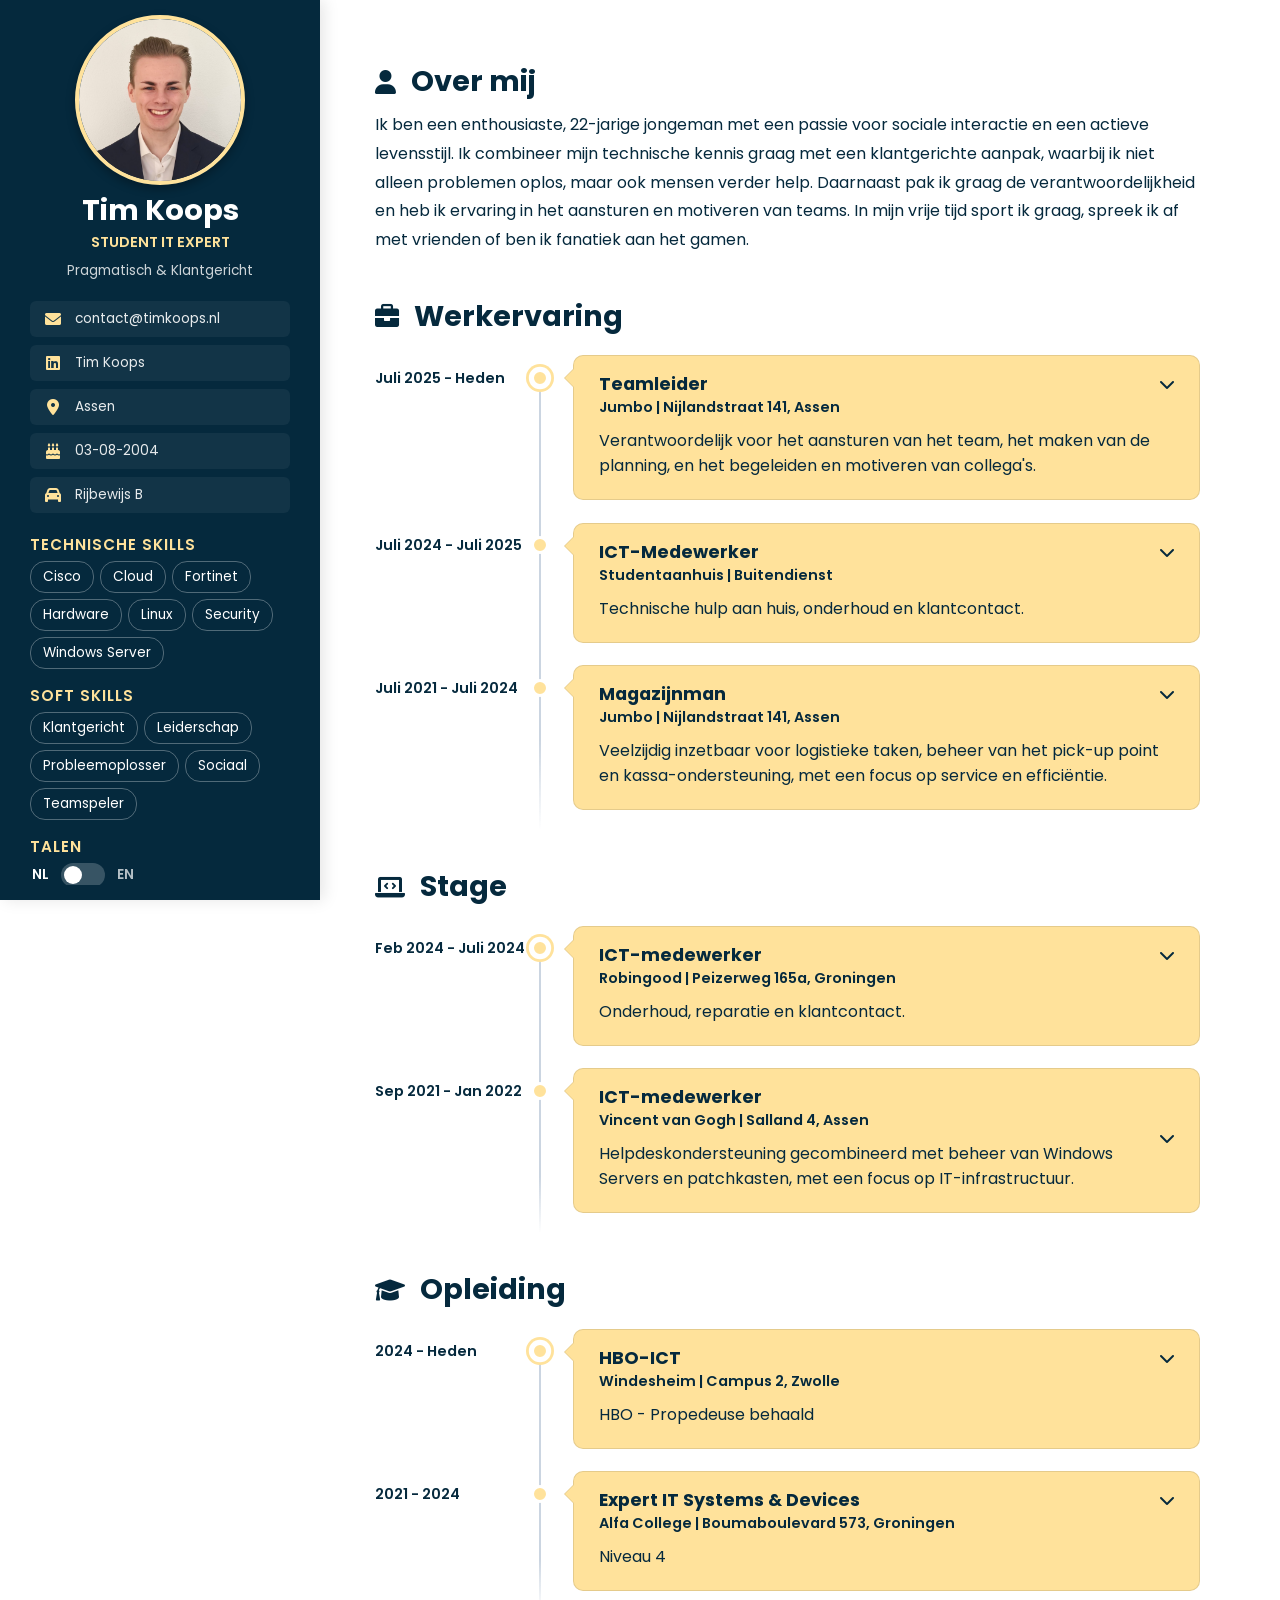
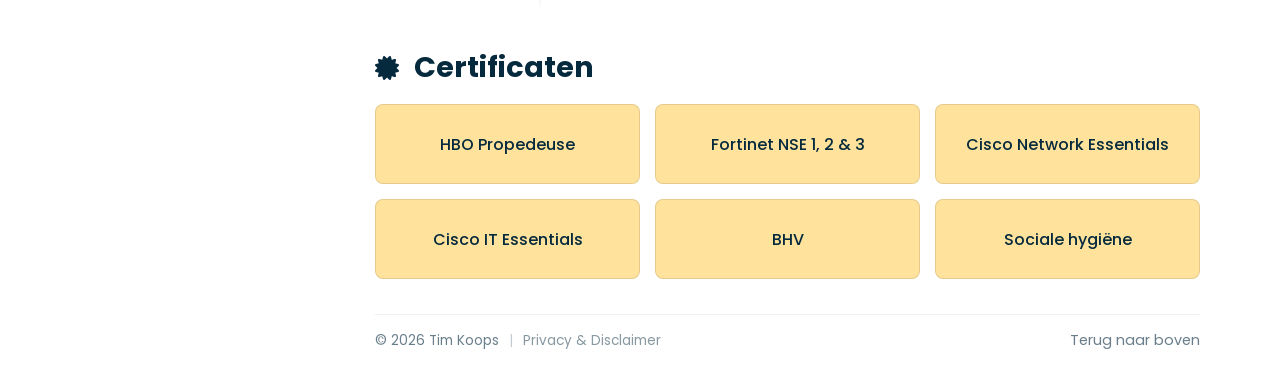
<file: index.html>
<!DOCTYPE html>
<html lang="nl">
<head>
    <meta charset="UTF-8">
    <meta name="viewport" content="width=device-width, initial-scale=1.0">
    <title>Tim Koops - Portfolio</title>
    <link rel="icon" href="data:image/svg+xml,<svg xmlns=%22http://www.w3.org/2000/svg%22 viewBox=%220 0 100 100%22><circle cx=%2250%22 cy=%2250%22 r=%2248%22 fill=%22white%22 stroke=%22%2305293d%22 stroke-width=%224%22/><text x=%2250%22 y=%2250%22 fill=%22%2305293d%22 font-family=%22sans-serif%22 font-size=%2255%22 text-anchor=%22middle%22 dy=%22.35em%22 font-weight=%22bold%22>TK</text></svg>">
    <link rel="stylesheet" href="style.css">
    <link rel="stylesheet" href="https://cdnjs.cloudflare.com/ajax/libs/font-awesome/6.0.0/css/all.min.css">
</head>
<body>

    <aside class="sidebar">
        <div class="sidebar-content">
            <div class="profile-header">
                <img src="profile.jpg" alt="Tim Koops" class="profile-img">
                
                <h1 class="profile-header-title">Tim Koops</h1>
                
                <p class="role">Student IT Expert</p>
                
                <div class="tagline">
                    <span class="lang-nl">Pragmatisch & Klantgericht</span>
                    <span class="lang-en">Pragmatic & Customer Focused</span>
                </div>
            </div>

            <div class="contact-info">
                <a href="mailto:contact@timkoops.nl" class="info-item">
                    <i class="fas fa-envelope"></i>
                    <span>contact@timkoops.nl</span>
                </a>

                <a href="https://www.linkedin.com/in/tim-koops-66b436288/" target="_blank" class="info-item">
                    <i class="fab fa-linkedin"></i>
                    <span>Tim Koops</span>
                </a>

                <a href="https://www.google.com/maps/place/Assen" target="_blank" class="info-item">
                    <i class="fas fa-map-marker-alt"></i>
                    <span>Assen</span>
                </a>

                <div class="info-item">
                    <i class="fas fa-birthday-cake"></i>
                    <span>03-08-2004</span>
                </div>

                <div class="info-item">
                    <i class="fas fa-car"></i>
                    <span class="lang-nl">Rijbewijs B</span>
                    <span class="lang-en">Driver's License B</span>
                </div>
            </div>

            <button id="sidebar-toggle" class="mobile-toggle-btn">
                Skills & Talen <i class="fas fa-chevron-down"></i>
            </button>

            <div id="sidebar-extra" class="sidebar-extra">

                <div class="skills-section">
                    <h3 class="skill-category">
                        <span class="lang-nl">Technische Skills</span>
                        <span class="lang-en">Technical Skills</span>
                    </h3>
                    <div class="skill-tags">
                        <span>Cisco</span>
                        <span>Cloud</span>
                        <span>Fortinet</span>
                        <span>Hardware</span>
                        <span>Linux</span>
                        <span>Security</span>
                        <span>Windows Server</span>
                    </div>

                    <h3 class="skill-category">Soft Skills</h3>
                    <div class="skill-tags">
                        <span>
                            <span class="lang-nl">Klantgericht</span>
                            <span class="lang-en">Customer Oriented</span>
                        </span>
                        <span>
                            <span class="lang-nl">Leiderschap</span>
                            <span class="lang-en">Leadership</span>
                        </span>
                        <span>
                            <span class="lang-nl">Probleemoplosser</span>
                            <span class="lang-en">Problem Solver</span>
                        </span>
                        <span>
                            <span class="lang-nl">Sociaal</span>
                            <span class="lang-en">Sociable</span>
                        </span>
                        <span>
                            <span class="lang-nl">Teamspeler</span>
                            <span class="lang-en">Team Player</span>
                        </span>
                    </div>
                </div>
                
                <h3 class="skill-category language-title">
                    <span class="lang-nl">Talen</span>
                    <span class="lang-en">Languages</span>
                </h3>
                <div class="language-section">
                    <span class="lang-label">NL</span>
                    <label class="switch">
                        <input type="checkbox" id="language-toggle">
                        <span class="slider round"></span>
                    </label>
                    <span class="lang-label">EN</span>
                </div>

            </div> 
        </div>
    </aside>

    <main class="main-content">
        
        <section id="intro">
            <h2 class="hidden">
                <i class="fas fa-user"></i> 
                <span class="lang-nl">Over mij</span>
                <span class="lang-en">About Me</span>
            </h2>
            
            <div class="lang-nl">
                <p class="hidden">
                    Ik ben een enthousiaste, <span id="age">21</span>-jarige jongeman met een passie voor sociale interactie en een actieve levensstijl. 
                    Ik combineer mijn technische kennis graag met een klantgerichte aanpak, waarbij ik niet alleen problemen oplos, maar ook mensen verder help. 
                    Daarnaast pak ik graag de verantwoordelijkheid en heb ik ervaring in het aansturen en motiveren van teams. 
                    In mijn vrije tijd sport ik graag, spreek ik af met vrienden of ben ik fanatiek aan het gamen.
                </p>
            </div>
            
            <div class="lang-en">
                <p class="hidden">
                    I am an enthusiastic, <span id="age-en">21</span>-year-old with a passion for social interaction and an active lifestyle. 
                    I enjoy combining my technical knowledge with a customer-focused approach, where I don't just solve problems, but truly help people. 
                    Additionally, I like taking responsibility and have experience in leading and motivating teams. 
                    In my free time, I enjoy sports, hanging out with friends, or I am an avid gamer.
                </p>
            </div>
        </section>

        <section id="experience">
            <h2 class="hidden">
                <i class="fas fa-briefcase"></i> 
                <span class="lang-nl">Werkervaring</span>
                <span class="lang-en">Experience</span>
            </h2>
            
            <div class="split-timeline hidden">
                
                <div class="timeline-row hidden">
                    <div class="timeline-time">
                        <span class="date-badge">
                            <span class="lang-nl">Juli 2025 - Heden</span>
                            <span class="lang-en">July 2025 - Present</span>
                        </span>
                    </div>
                    <div class="timeline-content">
                        <div class="job-card" onclick="toggleCard(this)">
                            <div class="job-header">
                                <h3>
                                    <span class="lang-nl">Teamleider</span>
                                    <span class="lang-en">Team Leader</span>
                                </h3>
                                <i class="fas fa-chevron-down toggle-icon"></i>
                            </div>
                            <div class="company">Jumbo | Nijlandstraat 141, Assen</div>
                            
                            <div class="lang-nl">
                                <p>Verantwoordelijk voor het aansturen van het team, het maken van de planning, en het begeleiden en motiveren van collega's.</p>
                            </div>
                            <div class="lang-en">
                                <p>Responsible for managing the team, planning, guidance, and motivation of colleagues.</p>
                            </div>
                            
                            <div class="job-details">
                                <div class="lang-nl">
                                    <p>
                                        Als Teamleider ben ik verantwoordelijk voor het <strong>aansturen van het team</strong> binnen Jumbo. 
                                        Ik zorg voor een <strong>goede planning</strong>, <strong>begeleid en motiveer collega's</strong>, en houd overzicht op de voortgang van het werk. 
                                        Tijdens de avonden ben ik het <strong>aanspreekpunt</strong> voor het team en zorg ik dat alles soepel verloopt. 
                                        Dankzij mijn <strong>leiderschap</strong>, <strong>verantwoordelijkheidsgevoel</strong> en focus op samenwerking lever ik een belangrijke bijdrage aan een goed draaiende winkel.
                                    </p>
                                </div>
                                <div class="lang-en">
                                    <p>
                                        As a Team Leader, I am responsible for <strong>managing the team</strong> within Jumbo. 
                                        I ensure <strong>efficient planning</strong>, provide <strong>guidance and motivation</strong> to colleagues, and monitor the workflow. 
                                        During evenings, I am the <strong>primary point of contact</strong> for the team and ensure operations run smoothly. 
                                        Thanks to my <strong>leadership skills</strong>, <strong>sense of responsibility</strong>, and focus on collaboration, I make a significant contribution to a well-run store.
                                    </p>
                                </div>
                            </div>
                        </div>
                    </div>
                </div>

                <div class="timeline-row hidden">
                    <div class="timeline-time">
                        <span class="date-badge">
                            <span class="lang-nl">Juli 2024 - Juli 2025</span>
                            <span class="lang-en">July 2024 - July 2025</span>
                        </span>
                    </div>
                    <div class="timeline-content">
                        <div class="job-card" onclick="toggleCard(this)">
                            <div class="job-header">
                                <h3>
                                    <span class="lang-nl">ICT-Medewerker</span>
                                    <span class="lang-en">IT Staff</span>
                                </h3>
                                <i class="fas fa-chevron-down toggle-icon"></i>
                            </div>
                            <div class="company">
                                Studentaanhuis | 
                                <span class="lang-nl">Buitendienst</span>
                                <span class="lang-en">Field Service</span>
                            </div>
                            
                            <div class="lang-nl">
                                <p>Technische hulp aan huis, onderhoud en klantcontact.</p>
                            </div>
                            <div class="lang-en">
                                <p>Technical support at home, maintenance, and customer service.</p>
                            </div>
                            
                            <div class="job-details">
                                <div class="lang-nl">
                                    <p>
                                        Mijn taken omvatten het <strong>onderhouden van ICT-apparatuur</strong> bij (voornamelijk oudere) klanten, het maken van <strong>back-ups</strong>, 
                                        het <strong>verbeteren van systemen</strong> en het beantwoorden van hun vragen. Mijn <strong>geduld</strong>, <strong>technische expertise</strong> en <strong>klantgerichte 
                                        aanpak</strong> zorgen ervoor dat problemen efficiënt en vriendelijk worden opgelost. Hierdoor kunnen klanten met vertrouwen 
                                        gebruik maken van hun technologie.
                                    </p>
                                </div>
                                <div class="lang-en">
                                    <p>
                                        My tasks include <strong>maintaining IT equipment</strong> for (mostly elderly) customers, creating <strong>backups</strong>, 
                                        <strong>optimizing systems</strong>, and answering their questions. My <strong>patience</strong>, <strong>technical expertise</strong>, and <strong>customer-oriented 
                                        approach</strong> ensure that problems are solved efficiently and in a friendly manner. This allows customers to use their technology with confidence.
                                    </p>
                                </div>
                            </div>
                        </div>
                    </div>
                </div>

                <div class="timeline-row hidden">
                    <div class="timeline-time">
                        <span class="date-badge">
                            <span class="lang-nl">Juli 2021 - Juli 2024</span>
                            <span class="lang-en">July 2021 - July 2024</span>
                        </span>
                    </div>
                    <div class="timeline-content">
                        <div class="job-card" onclick="toggleCard(this)">
                            <div class="job-header">
                                <h3>
                                    <span class="lang-nl">Magazijnman</span>
                                    <span class="lang-en">Warehouse Worker</span>
                                </h3>
                                <i class="fas fa-chevron-down toggle-icon"></i>
                            </div>
                            <div class="company">Jumbo | Nijlandstraat 141, Assen</div>
                            
                            <div class="lang-nl">
                                <p>Veelzijdig inzetbaar voor logistieke taken, beheer van het pick-up point en kassa-ondersteuning, met een focus op service en efficiëntie.</p>
                            </div>
                            <div class="lang-en">
                                <p>Versatile in logistical tasks, managing the pick-up point, and cashier support, with a focus on service and efficiency.</p>
                            </div>
                            
                            <div class="job-details">
                                <div class="lang-nl">
                                    <p>
                                        Als magazijnmedewerker ben ik <strong>veelzijdig inzetbaar</strong>. 
                                        Mijn taken omvatten het overstapelen van karren, het beheren van pick-up point, assistentie aan de kassa, onderhoud van de emballageband, gebruik van de kartonpers en het verlenen van <strong>uitstekende klantenservice</strong>. 
                                        Mijn <strong>flexibiliteit</strong> en <strong>teamgeest</strong> dragen bij aan een efficiënte werkomgeving.
                                    </p>
                                </div>
                                <div class="lang-en">
                                    <p>
                                        As a warehouse employee, I am <strong>versatile</strong>. 
                                        My tasks include restocking, managing the pick-up point, assisting at the checkout, maintaining the bottle return machine, operating the cardboard baler, and providing <strong>excellent customer service</strong>. 
                                        My <strong>flexibility</strong> and <strong>team spirit</strong> contribute to an efficient work environment.
                                    </p>
                                </div>
                            </div>
                        </div>
                    </div>
                </div>

            </div>
        </section>
        
        <section id="internships">
            <h2 class="hidden">
                <i class="fas fa-laptop-code"></i> 
                <span class="lang-nl">Stage</span>
                <span class="lang-en">Internships</span>
            </h2>
            
            <div class="split-timeline hidden">
                
                <div class="timeline-row hidden">
                    <div class="timeline-time">
                        <span class="date-badge">
                            <span class="lang-nl">Feb 2024 - Juli 2024</span>
                            <span class="lang-en">Feb 2024 - July 2024</span>
                        </span>
                    </div>
                    <div class="timeline-content">
                        <div class="job-card" onclick="toggleCard(this)">
                            <div class="job-header">
                                <h3>
                                    <span class="lang-nl">ICT-medewerker</span>
                                    <span class="lang-en">IT Staff</span>
                                </h3>
                                <i class="fas fa-chevron-down toggle-icon"></i>
                            </div>
                            <div class="company">Robingood | Peizerweg 165a, Groningen</div>
                            
                            <div class="lang-nl">
                                <p>Onderhoud, reparatie en klantcontact.</p>
                            </div>
                            <div class="lang-en">
                                <p>Maintenance, repair, and customer service.</p>
                            </div>
                            
                            <div class="job-details">
                                <div class="lang-nl">
                                    <p>
                                        Bij Robingood lag mijn focus op <strong>klantcontact</strong> en het <strong>onderhoud en reparatie</strong> van computers. 
                                        Daarnaast heb ik actief bijgedragen aan het <strong>beheren van diverse services</strong> en systemen. 
                                        Deze ervaring versterkte niet alleen mijn technische skills, maar gaf mij ook inzicht in <strong>professioneel infrastructuurbeheer</strong> en klantgericht werken.
                                    </p>
                                </div>
                                <div class="lang-en">
                                    <p>
                                        At Robingood, my focus was on <strong>customer service</strong> and the <strong>maintenance and repair</strong> of computers. 
                                        I also actively contributed to <strong>managing various services</strong> and systems. 
                                        This experience not only strengthened my technical skills but also provided valuable insights into <strong>professional infrastructure management</strong> and customer-oriented work.
                                    </p>
                                </div>
                            </div>
                        </div>
                    </div>
                </div>

                <div class="timeline-row hidden">
                    <div class="timeline-time">
                        <span class="date-badge">
                            <span class="lang-nl">Sep 2021 - Jan 2022</span>
                            <span class="lang-en">Sep 2021 - Jan 2022</span>
                        </span>
                    </div>
                    <div class="timeline-content">
                        <div class="job-card" onclick="toggleCard(this)">
                            <div class="job-header">
                                <div>
                                    <h3>
                                        <span class="lang-nl">ICT-medewerker</span>
                                        <span class="lang-en">IT Staff</span>
                                    </h3>
                                    <div class="company">Vincent van Gogh | Salland 4, Assen</div>
                                    <div class="lang-nl">
                                        <p>Helpdeskondersteuning gecombineerd met beheer van Windows Servers en patchkasten, met een focus op IT-infrastructuur.</p>
                                    </div>
                                    <div class="lang-en">
                                        <p>Helpdesk support combined with management of Windows Servers and patch cabinets, with a focus on IT infrastructure.</p>
                                    </div>
                                </div>
                                <i class="fas fa-chevron-down toggle-icon"></i>
                            </div>
                            <div class="job-details">
                                <div class="lang-nl">
                                    <p>
                                        Tijdens mijn stage bij Vincent van Gogh, locatie Salland, had ik de rol van <strong>helpdesk medewerker</strong>. 
                                        Daarnaast kreeg ik de kans om enkele verantwoordelijkheden met betrekking tot de <strong>Windows server</strong> en de <strong>patch kast</strong> op me te nemen. 
                                        Deze ervaring heeft mijn technische vaardigheden versterkt en me waardevolle inzichten gegeven in <strong>IT-infrastructuurbeheer</strong>.
                                    </p>
                                </div>
                                <div class="lang-en">
                                    <p>
                                        During my internship at Vincent van Gogh, Salland location, I held the role of <strong>helpdesk employee</strong>. 
                                        I was also given the opportunity to take on responsibilities regarding the <strong>Windows server</strong> and <strong>patch cabinet</strong>. 
                                        This experience greatly expanded my technical skills and gave me valuable insights into <strong>IT infrastructure management</strong>.
                                    </p>
                                </div>
                            </div>
                        </div>
                    </div>
                </div>

            </div>
        </section>
        
        <section id="education">
            <h2 class="hidden">
                <i class="fas fa-graduation-cap"></i> 
                <span class="lang-nl">Opleiding</span>
                <span class="lang-en">Education</span>
            </h2>
            
            <div class="split-timeline hidden">
                
                <div class="timeline-row hidden">
                    <div class="timeline-time">
                        <span class="date-badge">
                            <span class="lang-nl">2024 - Heden</span>
                            <span class="lang-en">2024 - Present</span>
                        </span>
                    </div>
                    <div class="timeline-content">
                        <div class="job-card" onclick="toggleCard(this)">
                            <div class="job-header">
                                <h3>HBO-ICT</h3>
                                <i class="fas fa-chevron-down toggle-icon"></i>
                            </div>
                            <div class="company">Windesheim | Campus 2, Zwolle</div>
                            
                            <div class="lang-nl">
                                <p class="small-note">HBO - Propedeuse behaald</p>
                            </div>
                            <div class="lang-en">
                                <p class="small-note">HBO - Propaedeutic year obtained</p>
                            </div>
                            
                            <div class="job-details">
                                <div class="lang-nl">
                                    <p>
                                        In het eerste jaar, een breed oriënterend jaar, heb ik mijn propedeuse behaald. 
                                        Momenteel zit ik in het tweede jaar en heb ik gekozen voor de specialisatie <strong>Cloud and Security Engineering</strong>. 
                                        Hierin verdiep ik mij in <strong>Cybersecurity</strong>, <strong>Cloud Engineering</strong> en <strong>Cloud Security Governance</strong>.
                                    </p>
                                </div>
                                <div class="lang-en">
                                    <p>
                                        In the first year, a year of broad orientation, I obtained my propaedeutic certificate. 
                                        Currently, I am in my second year and have chosen the specialization <strong>Cloud and Security Engineering</strong>. 
                                        At Windesheim, I am deepening my knowledge of <strong>Cybersecurity</strong>, <strong>Cloud Engineering</strong>, and <strong>Cloud Security Governance</strong>.
                                    </p>
                                </div>
                            </div>
                        </div>
                    </div>
                </div>

                <div class="timeline-row hidden">
                    <div class="timeline-time">
                        <span class="date-badge">2021 - 2024</span>
                    </div>
                    <div class="timeline-content">
                        <div class="job-card" onclick="toggleCard(this)">
                            <div class="job-header">
                                <h3>Expert IT Systems & Devices</h3>
                                <i class="fas fa-chevron-down toggle-icon"></i>
                            </div>
                            <div class="company">Alfa College | Boumaboulevard 573, Groningen</div>
                            <p class="small-note">Niveau 4</p>
                            
                            <div class="job-details">
                                <div class="lang-nl">
                                    <p>Gedurende deze driejarige opleiding heb ik een brede basis gelegd en veel ervaring opgedaan in diverse vakgebieden:</p>
                                    <ul>
                                        <li>Cloud virtualisatie</li>
                                        <li>Databases</li>
                                        <li>Datacommunicatie</li>
                                        <li>Ethical hacking & Security</li>
                                        <li>Hardware & IOT</li>
                                        <li>Linux</li>
                                        <li>Microsoft Server</li>
                                        <li>Netwerken</li>
                                        <li>Programmeren & Software</li>
                                        <li>Projecten</li>
                                    </ul>
                                </div>
                                <div class="lang-en">
                                    <p>Throughout this three-year program, I established a strong base and acquired hands-on experience across diverse disciplines:</p>
                                    <ul>
                                        <li>Cloud virtualization</li>
                                        <li>Databases</li>
                                        <li>Data communication</li>
                                        <li>Ethical hacking & Security</li>
                                        <li>Hardware & IoT</li>
                                        <li>Linux</li>
                                        <li>Microsoft Server</li>
                                        <li>Networking</li>
                                        <li>Programming & Software</li>
                                        <li>Projects</li>
                                    </ul>
                                </div>
                            </div>
                        </div>
                    </div>
                </div>

            </div>
        </section>

        <section id="certs">
            <h2 class="hidden">
                <i class="fas fa-certificate"></i> 
                <span class="lang-nl">Certificaten</span>
                <span class="lang-en">Certificates</span>
            </h2>
            <div class="cert-list">
                <div class="cert-item hidden" data-year-nl="Behaald in 2025" data-year-en="Obtained in 2025">
                    <span class="lang-nl">HBO Propedeuse</span>
                    <span class="lang-en">HBO Propaedeutic</span>
                </div>
                
                <div class="cert-item hidden" data-year-nl="Behaald in 2023" data-year-en="Obtained in 2023">
                    Fortinet NSE 1, 2 & 3
                </div>
                
                <div class="cert-item hidden" data-year-nl="Behaald in 2022" data-year-en="Obtained in 2022">
                    Cisco Network Essentials
                </div>
                
                <div class="cert-item hidden" data-year-nl="Behaald in 2022" data-year-en="Obtained in 2022">
                    Cisco IT Essentials
                </div>
                
                <div class="cert-item hidden" data-year-nl="Behaald in 2025" data-year-en="Obtained in 2025">
                    <span class="lang-nl">BHV</span>
                    <span class="lang-en">Emergency Response (BHV)</span>
                </div>
                
                <div class="cert-item hidden" data-year-nl="Behaald in 2025" data-year-en="Obtained in 2025">
                    <span class="lang-nl">Sociale hygiëne</span>
                    <span class="lang-en">Social Responsibility</span>
                </div>
            </div>
        </section>

        <footer>
            <div class="footer-left">
                <span class="copyright">© <span id="year">2026</span> Tim Koops</span>
                <span class="separator">|</span>
                <a href="/privacy-disclaimer/" class="legal-link">Privacy & Disclaimer</a>
            </div>
            
            <a href="#" onclick="window.scrollTo({ top: 0, behavior: 'smooth' }); return false;" class="back-to-top">
                <span class="lang-nl">Terug naar boven</span>
                <span class="lang-en">Back to top</span>
            </a>
        </footer>
    </main>

    <script src="script.js"></script>
</body>
</html>
</file>
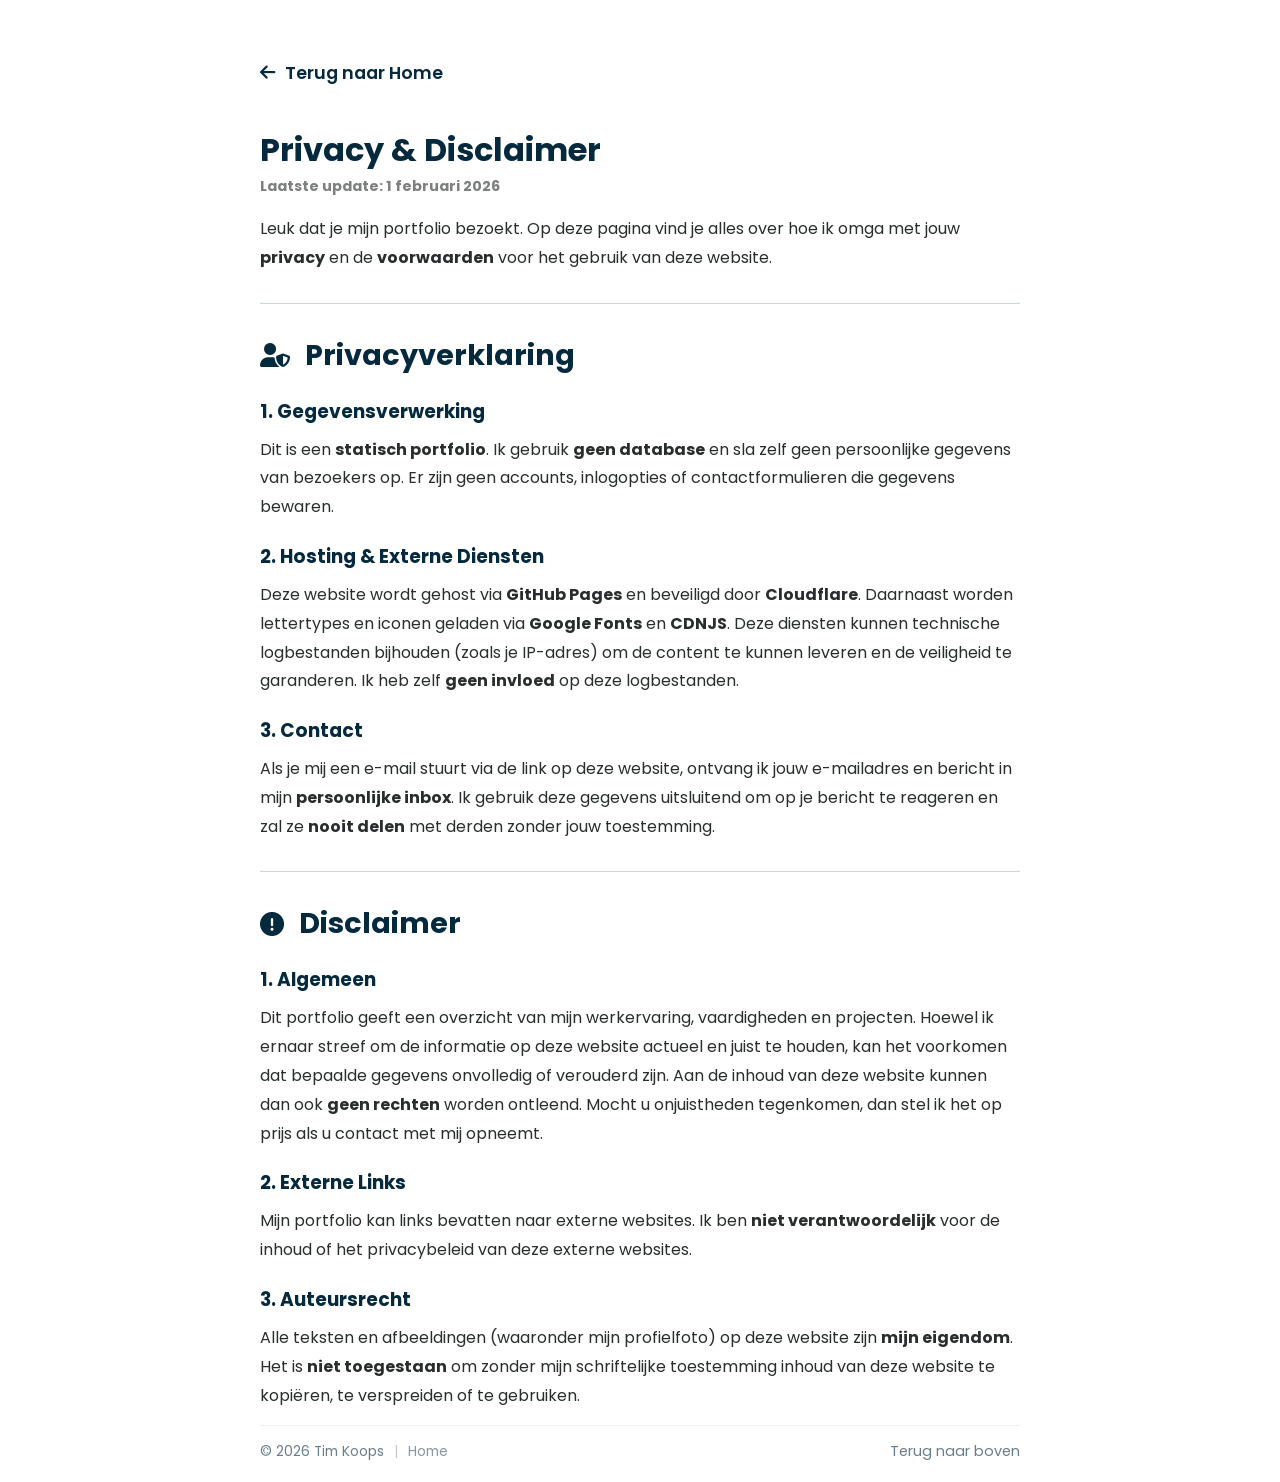
<file: privacy-disclaimer/index.html>
<!DOCTYPE html>
<html lang="nl">
<head>
    <meta charset="UTF-8">
    <meta name="viewport" content="width=device-width, initial-scale=1.0">
    <title>Privacy & Disclaimer - Tim Koops</title>
    <link rel="icon" href="data:image/svg+xml,<svg xmlns=%22http://www.w3.org/2000/svg%22 viewBox=%220 0 100 100%22><circle cx=%2250%22 cy=%2250%22 r=%2248%22 fill=%22white%22 stroke=%22%2305293d%22 stroke-width=%224%22/><text x=%2250%22 y=%2250%22 fill=%22%2305293d%22 font-family=%22sans-serif%22 font-size=%2255%22 text-anchor=%22middle%22 dy=%22.35em%22 font-weight=%22bold%22>TK</text></svg>">
    <link rel="stylesheet" href="../style.css">
    <link rel="stylesheet" href="https://cdnjs.cloudflare.com/ajax/libs/font-awesome/6.0.0/css/all.min.css">
</head>
<body class="legal-page">

    <main class="legal-content">
        <a href="/" class="legal-back-btn">
            <i class="fas fa-arrow-left"></i> Terug naar Home
        </a>

        <div style="margin-bottom: -15px;">
            <h1>Privacy & Disclaimer</h1>
            <p style="opacity: 0.6; font-size: 0.9rem;">
                <strong>Laatste update: 1 februari 2026</strong>
            </p>
            <p>
                Leuk dat je mijn portfolio bezoekt. Op deze pagina vind je alles over hoe ik omga met jouw <strong>privacy</strong> en de <strong>voorwaarden</strong> voor het gebruik van deze website.
            </p>
        </div>

        <hr style="border: 0; border-top: 1px solid var(--line-color); margin: 30px 0;">

        <section style="margin-bottom: -15px;">
            <h2><i class="fas fa-user-shield"></i> Privacyverklaring</h2>
            
            <h3>1. Gegevensverwerking</h3>
            <p>
                Dit is een <strong>statisch portfolio</strong>. Ik gebruik <strong>geen database</strong> en sla zelf geen persoonlijke gegevens van bezoekers op. 
                Er zijn geen accounts, inlogopties of contactformulieren die gegevens bewaren.
            </p>

            <h3>2. Hosting & Externe Diensten</h3>
            <p>
                Deze website wordt gehost via <strong>GitHub Pages</strong> en beveiligd door <strong>Cloudflare</strong>. 
                Daarnaast worden lettertypes en iconen geladen via <strong>Google Fonts</strong> en <strong>CDNJS</strong>.
                Deze diensten kunnen technische logbestanden bijhouden (zoals je IP-adres) om de content te kunnen leveren en de veiligheid te garanderen. 
                Ik heb zelf <strong>geen invloed</strong> op deze logbestanden.
            </p>

            <h3>3. Contact</h3>
            <p>
                Als je mij een e-mail stuurt via de link op deze website, ontvang ik jouw e-mailadres en bericht in mijn <strong>persoonlijke inbox</strong>. 
                Ik gebruik deze gegevens uitsluitend om op je bericht te reageren en zal ze <strong>nooit delen</strong> met derden zonder jouw toestemming.
            </p>
        </section>

        <hr style="border: 0; border-top: 1px solid var(--line-color); margin: 30px 0;">

        <section style="margin-bottom: 0px;">
            <h2><i class="fas fa-exclamation-circle"></i> Disclaimer</h2>
            
            <h3>1. Algemeen</h3>
            <p>
                Dit portfolio geeft een overzicht van mijn werkervaring, vaardigheden en projecten. 
                Hoewel ik ernaar streef om de informatie op deze website actueel en juist te houden, kan het voorkomen dat bepaalde gegevens onvolledig of verouderd zijn. 
                Aan de inhoud van deze website kunnen dan ook <strong>geen rechten</strong> worden ontleend. 
                Mocht u onjuistheden tegenkomen, dan stel ik het op prijs als u contact met mij opneemt.
            </p>

            <h3>2. Externe Links</h3>
            <p>
                Mijn portfolio kan links bevatten naar externe websites. 
                Ik ben <strong>niet verantwoordelijk</strong> voor de inhoud of het privacybeleid van deze externe websites.
            </p>

            <h3>3. Auteursrecht</h3>
            <p>
                Alle teksten en afbeeldingen (waaronder mijn profielfoto) op deze website zijn <strong>mijn eigendom</strong>. 
                Het is <strong>niet toegestaan</strong> om zonder mijn schriftelijke toestemming inhoud van deze website te kopiëren, te verspreiden of te gebruiken.
            </p>
        </section>

        <footer>
            <div class="footer-left">
                <span class="copyright">© <span id="year">2026</span> Tim Koops</span>
                <span class="separator">|</span>
                <a href="/" class="legal-link">Home</a>
            </div>
            
            <a href="#" onclick="window.scrollTo({ top: 0, behavior: 'smooth' }); return false;" class="back-to-top">
                Terug naar boven
            </a>
        </footer>
    </main>

    <script>
        document.getElementById("year").textContent = new Date().getFullYear();
    </script>
</body>
</html>
</file>
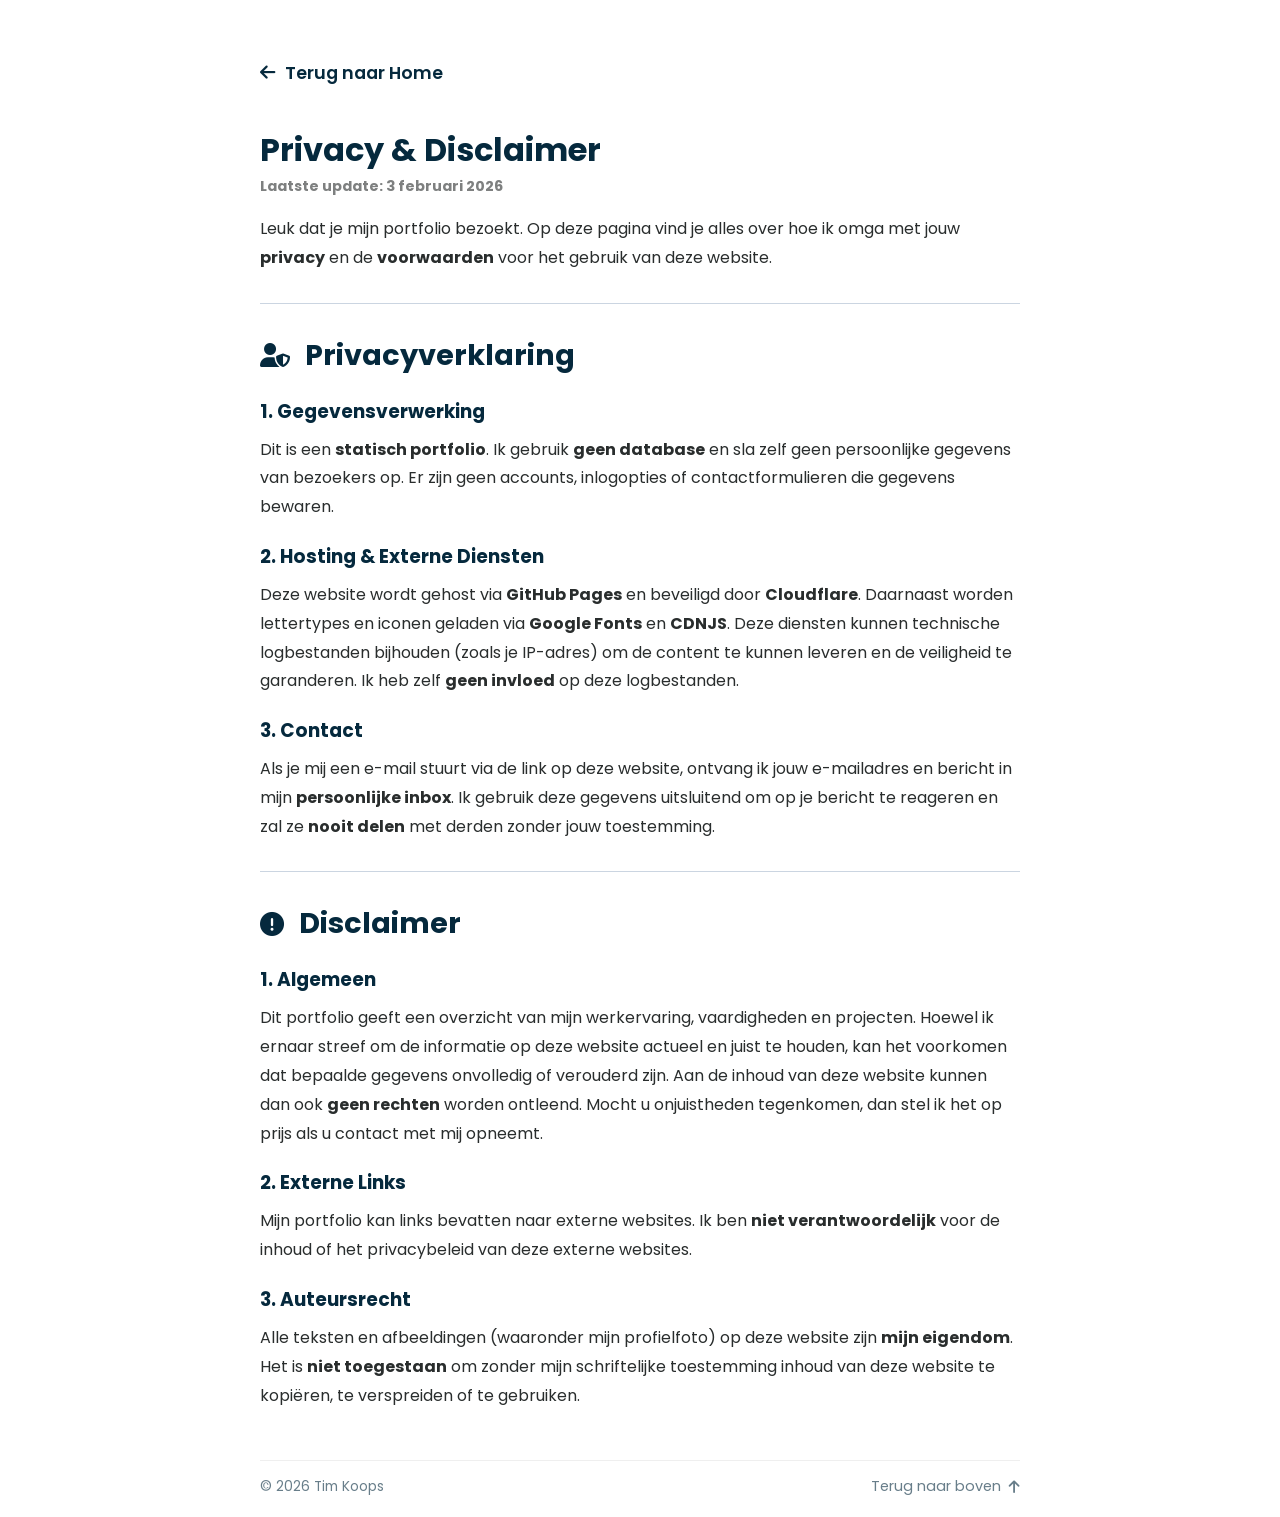
<file: privacy-disclaimer.html>
<!DOCTYPE html>
<html lang="nl">
<head>
    <meta charset="UTF-8">
    <meta name="viewport" content="width=device-width, initial-scale=1.0">
    <title>Privacy & Disclaimer - Tim Koops</title>
    <link rel="stylesheet" href="style.css">
    <link rel="stylesheet" href="https://cdnjs.cloudflare.com/ajax/libs/font-awesome/6.0.0/css/all.min.css">
</head>
<body class="legal-page">

    <main class="legal-content">
        <a href="/" class="legal-back-btn">
            <i class="fas fa-arrow-left"></i> Terug naar Home
        </a>

        <div style="margin-bottom: -15px;">
            <h1>Privacy & Disclaimer</h1>
            <p style="opacity: 0.6; font-size: 0.9rem;">
                <strong>Laatste update: 3 februari 2026</strong>
            </p>
            <p>
                Leuk dat je mijn portfolio bezoekt. Op deze pagina vind je alles over hoe ik omga met jouw <strong>privacy</strong> en de <strong>voorwaarden</strong> voor het gebruik van deze website.
            </p>
        </div>

        <hr style="border: 0; border-top: 1px solid var(--line-color); margin: 30px 0;">

        <section style="margin-bottom: -15px;">
            <h2><i class="fas fa-user-shield"></i> Privacyverklaring</h2>
            
            <h3>1. Gegevensverwerking</h3>
            <p>
                Dit is een <strong>statisch portfolio</strong>. Ik gebruik <strong>geen database</strong> en sla zelf geen persoonlijke gegevens van bezoekers op. 
                Er zijn geen accounts, inlogopties of contactformulieren die gegevens bewaren.
            </p>

            <h3>2. Hosting & Externe Diensten</h3>
            <p>
                Deze website wordt gehost via <strong>GitHub Pages</strong> en beveiligd door <strong>Cloudflare</strong>. 
                Daarnaast worden lettertypes en iconen geladen via <strong>Google Fonts</strong> en <strong>CDNJS</strong>.
                Deze diensten kunnen technische logbestanden bijhouden (zoals je IP-adres) om de content te kunnen leveren en de veiligheid te garanderen. 
                Ik heb zelf <strong>geen invloed</strong> op deze logbestanden.
            </p>

            <h3>3. Contact</h3>
            <p>
                Als je mij een e-mail stuurt via de link op deze website, ontvang ik jouw e-mailadres en bericht in mijn <strong>persoonlijke inbox</strong>. 
                Ik gebruik deze gegevens uitsluitend om op je bericht te reageren en zal ze <strong>nooit delen</strong> met derden zonder jouw toestemming.
            </p>
        </section>

        <hr style="border: 0; border-top: 1px solid var(--line-color); margin: 30px 0;">

        <section>
            <h2><i class="fas fa-exclamation-circle"></i> Disclaimer</h2>
            
            <h3>1. Algemeen</h3>
            <p>
                Dit portfolio geeft een overzicht van mijn werkervaring, vaardigheden en projecten. 
                Hoewel ik ernaar streef om de informatie op deze website actueel en juist te houden, kan het voorkomen dat bepaalde gegevens onvolledig of verouderd zijn. 
                Aan de inhoud van deze website kunnen dan ook <strong>geen rechten</strong> worden ontleend. 
                Mocht u onjuistheden tegenkomen, dan stel ik het op prijs als u contact met mij opneemt.
            </p>

            <h3>2. Externe Links</h3>
            <p>
                Mijn portfolio kan links bevatten naar externe websites. 
                Ik ben <strong>niet verantwoordelijk</strong> voor de inhoud of het privacybeleid van deze externe websites.
            </p>

            <h3>3. Auteursrecht</h3>
            <p>
                Alle teksten en afbeeldingen (waaronder mijn profielfoto) op deze website zijn <strong>mijn eigendom</strong>. 
                Het is <strong>niet toegestaan</strong> om zonder mijn schriftelijke toestemming inhoud van deze website te kopiëren, te verspreiden of te gebruiken.
            </p>
        </section>

        <footer>
            <div class="footer-left">
                <span class="copyright">© <span id="year">2026</span> Tim Koops</span>
            </div>
            
            <a href="#" onclick="window.scrollTo({ top: 0, behavior: 'smooth' }); return false;" class="back-to-top">
                Terug naar boven <i class="fas fa-arrow-up"></i>
            </a>
        </footer>
    </main>

    <script>
        document.getElementById("year").textContent = new Date().getFullYear();
    </script>
</body>
</html>
</file>
<file: style.css>
@import url('https://fonts.googleapis.com/css2?family=Poppins:wght@300;400;600;700&display=swap');

html {
    scroll-behavior: smooth;
}

/* ==========================================================================
   1. VARIABELEN & KLEURENPALET
   ========================================================================== */
:root {
    /* --- Sidebar & Navigatie --- */
    --sidebar-bg: #05293d;   
    --sidebar-text: #FFFFFF; 
    
    /* --- Hoofdkleuren --- */
    --main-bg: #FFFFFF;      
    
    /* --- Kaarten & Elementen --- */
    --card-bg: #ffe29b;      
    --active-card-bg: #ffe29b; 
    
    /* --- Typografie --- */
    --heading-color: #05293d; 
    --text-color: #292d2d;    
    
    /* --- Accenten --- */
    --accent: #ffe29b;       
    
    /* --- Lijnen & Randen --- */
    --line-color: #cbd5e1; 
    --border: 1px solid rgba(0,0,0,0.1); 
}

/* ==========================================================================
   2. ALGEMENE STIJLEN (GLOBAL)
   ========================================================================== */
* { 
    box-sizing: border-box; 
    margin: 0; 
    padding: 0; 
}

body {
    font-family: 'Poppins', sans-serif;
    background-color: var(--main-bg);
    color: var(--heading-color);
    display: flex; 
    min-height: 100vh;
}

section { 
    margin-bottom: 35px; 
}

.main-content > section:last-of-type {
    margin-bottom: 35px;
}

h2 { 
    color: var(--heading-color); 
    font-size: 1.8rem; 
    margin-bottom: 15px; 
    display: flex; 
    align-items: center; 
    gap: 15px; 
}

h2 i { 
    color: var(--heading-color); 
    font-size: 1.5rem; 
}

/* ==========================================================================
   3. SIDEBAR (DESKTOP - VASTE MATEN + HOOGTE BREEKPUNTEN)
   ========================================================================== */
.sidebar {
    width: 320px;
    background-color: var(--sidebar-bg);
    color: var(--sidebar-text);
    height: 100vh;
    position: fixed;
    left: 0;
    top: 0;
    
    display: flex;
    flex-direction: column;
    padding: 15px 30px; 
    overflow: hidden; 
    
    box-shadow: 4px 0 15px rgba(0,0,0,0.1);
    z-index: 10;
}

/* Interne container voor de sidebar elementen */
.sidebar-content {
    display: flex;
    flex-direction: column;
    justify-content: flex-start;
    gap: 20px; 
    height: 100%;
    width: 100%;
}

/* --- Profiel Foto & Header --- */
.profile-header { 
    text-align: center; 
    flex-shrink: 0; 
    display: flex;
    flex-direction: column;
    align-items: center;
}

.profile-img {
    width: 170px;  
    height: 170px; 
    border-radius: 50%;
    object-fit: cover;
    border: 4px solid var(--accent); 
    display: block;
    margin: 0 auto 10px auto; 
    box-shadow: 0 4px 10px rgba(0,0,0,0.3);
}

.profile-header h1 { 
    font-size: 1.8rem; 
    line-height: 1.1; 
    margin-bottom: 5px; 
    color: #fff; 
}

.role { 
    color: var(--accent); 
    font-weight: 600; 
    text-transform: uppercase; 
    font-size: 0.9rem; 
    margin-bottom: 8px;
}

.tagline { 
    font-size: 0.85rem; 
    opacity: 0.8; 
    margin-bottom: 0;
}

/* --- Contact Informatie --- */
.contact-info {
    display: flex;
    flex-direction: column;
    gap: 8px; 
    margin-bottom: 0;
    flex-shrink: 0;
}

.contact-info .info-item {
    display: flex; 
    align-items: center; 
    gap: 12px; 
    font-size: 0.85rem; 
    
    background: rgba(255, 255, 255, 0.05); 
    padding: 7px 12px; 
    border-radius: 6px; 
    border: 1px solid transparent; 
    transition: background 0.3s ease; 
    color: rgba(255, 255, 255, 0.9);
    text-decoration: none; 
}

.contact-info .info-item span {
    word-break: break-all;
}

.contact-info i { 
    color: var(--accent); 
    width: 20px;
    text-align: center;
    font-size: 1rem;
    flex-shrink: 0; 
}

a.info-item:hover {
    background: rgba(255, 255, 255, 0.15); 
    cursor: pointer;
}

div.info-item {
    cursor: default;
}

/* --- Skills Sectie --- */
.sidebar-extra {
    display: flex;
    flex-direction: column;
    flex-shrink: 1; 
    overflow: hidden;
    justify-content: flex-start; 
}

.skills-section { margin-top: 0; }

.skill-category {
    font-size: 0.95rem;
    text-transform: uppercase;
    letter-spacing: 1px;
    color: var(--accent);
    margin-bottom: 5px;
    margin-top: 15px; 
    font-weight: 600;
}

.skills-section .skill-category:first-of-type { margin-top: 0; }

.language-title {
    margin-bottom: 0;
}

.skill-tags { display: flex; flex-wrap: wrap; gap: 6px; }

.skill-tags > span { 
    background: transparent; 
    border: 1px solid rgba(255,255,255,0.3); 
    color: #fff;
    padding: 5px 12px; 
    font-size: 0.85rem; 
    border-radius: 15px; 
    transition: all 0.3s ease;
    cursor: default;
}

.skill-tags > span:hover {
    border-color: var(--accent);
    color: var(--accent);
}

.language-section {
    font-size: 0.85rem; 
    margin-top: 5px;      
    padding-top: 0px;        
    border-top: none;      
    display: flex;
    align-items: center;
    justify-content: flex-start;
    gap: 12px;
    padding-left: 2px; 
}

/* ==========================================================================
   HOOGTE BREEKPUNTEN VOOR SIDEBAR
   Zorgt ervoor dat de sidebar content past op schermen met minder hoogte
   ========================================================================== */

/* Medium-lage schermen (bijv. 900p of 1080p met zichtbare browser werkbalken) */
@media (max-height: 880px) {
    .sidebar { padding: 15px 25px; }
    .sidebar-content { gap: 12px; }
    .profile-img { width: 140px; height: 140px; margin-bottom: 8px; }
    .profile-header h1 { font-size: 1.6rem; margin-bottom: 3px; }
    .role { font-size: 0.85rem; margin-bottom: 4px; }
    .contact-info { gap: 5px; }
    .contact-info .info-item { padding: 5px 10px; font-size: 0.85rem; }
    .skill-category { margin-top: 10px; font-size: 0.9rem; }
    .skill-tags { gap: 5px; }
    .skill-tags > span { padding: 4px 10px; font-size: 0.8rem; }
    .switch { transform: scale(0.8); transform-origin: left center;}
    .lang-label { font-size: 0.7rem;}
}

/* Zeer lage schermen (bijv. 1366x768 laptops) */
@media (max-height: 720px) {
    .sidebar { width: 18rem; padding: 15px 20px; }
    .sidebar-content { gap: 5px; }
    .profile-img { width: 110px; height: 110px; margin-bottom: 5px; border-width: 3px; }
    .profile-header h1 { font-size: 1.4rem; margin-bottom: 2px; }
    .role { font-size: 0.8rem; margin-bottom: 2px; }
    .tagline { font-size: 0.75rem; margin-bottom: 2px; }
    .contact-info { gap: 4px; margin-bottom: 4px; }
    .contact-info .info-item { padding: 3px 8px; font-size: 0.85rem; gap: 8px; }
    .contact-info i { font-size: 0.85rem; }
    .skill-category { margin-top: 10px; margin-bottom: 4px; font-size: 0.8rem; }
    .skill-tags { gap: 5px; }
    .skill-tags > span { padding: 2px 6px; font-size: 0.75rem; }
    .language-section { margin-top: 2px; font-size: 0.75rem; }
    .switch { transform: scale(0.8); transform-origin: left center;}
    .lang-label { font-size: 0.7rem;}
}

/* Noodoplossing voor nóg lagere schermen (minder dan 600px hoogte) */
@media (max-height: 600px) {
    .profile-img { display: none; /* Profielfoto verbergen om tekst leesbaar te houden */ }
    .skill-category { margin-top: 5px; }
}

/* ==========================================================================
   4. MAIN CONTENT (RECHTS)
   ========================================================================== */
.main-content {
    margin-left: 320px; 
    width: calc(100% - 320px);
    padding: 60px 80px 20px 55px;
}

.main-content > section > p { color: var(--heading-color); }

/* --- Footer --- */
footer { 
    border-top: var(--border); 
    padding-top: 15px; 
    padding-bottom: 0px; 
    
    color: var(--heading-color); 
    opacity: 0.6; 
    font-size: 0.9rem; 
    
    display: flex;
    justify-content: space-between;
    align-items: center;
}

.footer-left {
    display: flex;
    align-items: center;
    gap: 10px; 
    font-size: 0.85rem;
}

.separator {
    opacity: 0.4;
}

.legal-link {
    color: var(--heading-color);
    text-decoration: none;
    opacity: 0.8;
    transition: opacity 0.3s;
}

.legal-link:hover {
    opacity: 1;
    text-decoration: underline;
}

/* --- "Terug naar boven" knop --- */
.back-to-top {
    text-decoration: none;      
    color: var(--heading-color); 
    font-weight: 400;
    transition: color 1s ease;
    display: flex;
    align-items: center;
    gap: 8px; 
    /* Voorkom het focus-kader op mobiele apparaten */
    -webkit-tap-highlight-color: transparent;
    outline: none;
}

.back-to-top:hover {
    color: var(--accent); 
    transition: color 0.3s ease;
}

/* --- Introductie Sectie --- */
#intro h2 { margin-bottom: 8px; margin-top: 0; }
#intro p { max-width: 880px; line-height: 1.8; color: var(--heading-color); }
#intro { padding-bottom: 0px; margin-bottom: 40px; }

/* ==========================================================================
   5. TIJDLIJN STRUCTUUR (DESKTOP)
   ========================================================================== */
.split-timeline { 
    position: relative; 
    padding-bottom: 0px; 
}

/* Verticale basislijn van de tijdlijn */
.split-timeline::before {
    content: '';
    position: absolute;
    left: 165px; 
    transform: translateX(-50%);
    top: 28px;
    bottom: 0;
    width: 2px;
    background: linear-gradient(to bottom, var(--line-color) 80%, transparent 100%);
    z-index: 0;
}

.timeline-row { display: flex; gap: 0; position: relative; }

/* Tijdsaanduiding aan de linkerkant */
.timeline-time {
    flex: 0 0 165px; 
    width: 165px;
    min-width: 165px;
    max-width: 165px;
    text-align: left; 
    white-space: nowrap; 
    padding-right: 20px; 
    padding-top: 15px;
    position: relative;
}

/* Indicatiebolletjes op de tijdlijn */
.timeline-time::after {
    content: '';
    position: absolute;
    right: 0;
    transform: translateX(50%);
    top: 16px;
    width: 12px;
    height: 12px;
    background-color: var(--accent);
    border: 3px solid var(--main-bg); 
    border-radius: 50%;
    z-index: 2; 
}

/* Afwijkend bolletje voor het eerste/meest recente item */
.timeline-row:first-child .timeline-time::after {
    box-shadow: 0 0 0 2.2px var(--main-bg), 0 0 0 5px var(--accent);
}

.date-badge { 
    font-weight: 600; 
    color: var(--heading-color); 
    font-size: 0.9rem; 
    display: block; 
}

.timeline-content { 
    flex: 1; 
    padding-left: 33px; 
    padding-bottom: 20px; 
    padding-top: 2.5px;
}

/* ==========================================================================
   6. INTERACTIEVE KAARTEN (WERKERVARING/OPLEIDING)
   ========================================================================== */
.job-card {
    background: var(--card-bg);
    border: var(--border);
    padding: 15px 25px 20px 25px; 
    border-radius: 10px;
    transition: all 0.3s ease;
    position: relative;
    cursor: pointer;
    z-index: 1; 
}

/* Decoratief driehoekje (staartje) aan de zijkant van de kaart */
.job-card::before {
    content: ''; 
    position: absolute; 
    top: 12px;
    left: -10px; 
    border-top: 10px solid transparent; 
    border-bottom: 10px solid transparent; 
    border-right: 10px solid #e5cb8b; 
    transition: border-right-color 0.3s ease;
    z-index: 2; 
}

/* Pseudo-element voor de border van het driehoekje */
.job-card::after {
    content: ''; 
    position: absolute;
    top: 12px;
    left: -9px; 
    border-top: 10px solid transparent; 
    border-bottom: 10px solid transparent; 
    border-right: 10px solid var(--card-bg); 
    transition: border-right-color 0.3s ease;
    z-index: 3; 
}

/* Hover statussen */
.job-card:hover { transform: translateX(5px); border-color: var(--heading-color); }
.job-card:hover::before { border-right-color: var(--heading-color) !important; }

/* Uitgeklapte (actieve) kaart styling */
.job-card.active { border-color: var(--heading-color); background-color: var(--active-card-bg); }
.job-card.active::before { border-right-color: var(--heading-color) !important; }
.job-card.active::after { border-right-color: var(--active-card-bg); }

.job-header { display: flex; justify-content: space-between; align-items: center; }
.job-header h3 { margin: 0; font-size: 1.1rem; color: var(--heading-color); }
.company { color: var(--heading-color); font-weight: 600; font-size: 0.9rem; margin-bottom: 10px; }

/* Icoon rotatie bij het in- en uitklappen */
.toggle-icon { color: var(--heading-color); transition: transform 0.3s ease; }
.job-card.active .toggle-icon { transform: rotate(180deg); }

/* Inhoud van de detailssectie in de kaart */
.job-details {
    display: block;
    overflow: hidden;
    max-height: 0;
    opacity: 0;
    margin-top: 0;
    padding-top: 0;
    border-top: 1px solid transparent;
    
    transition: 
        max-height 0.3s cubic-bezier(0, 1, 0, 1),
        opacity 0.3s ease,
        margin-top 0.3s ease,
        padding-top 0.3s ease,
        border-color 0.3s ease;
        
    font-size: 0.9rem;
    color: var(--text-color);
}

.job-card.active .job-details {
    max-height: 500px; 
    opacity: 1;
    margin-top: 15px;
    padding-top: 15px;
    border-top-color: rgba(0,0,0,0.1);

    transition: 
        max-height 0.3s ease-in-out,
        opacity 0.3s ease-in-out,
        margin-top 0.3s ease,
        padding-top 0.3s ease,
        border-color 0.3s ease;
}

.job-details ul { padding-left: 20px; margin: 0; }
.job-details li { margin-bottom: 5px; }

/* ==========================================================================
   7. CERTIFICATEN SECTIE
   ========================================================================== */
.cert-list { display: grid; grid-template-columns: repeat(3, 1fr); gap: 15px; }

.cert-item { 
    background: var(--card-bg); 
    border: var(--border); 
    color: var(--heading-color); 
    padding: 15px; 
    border-radius: 8px; 
    text-align: center; 
    font-weight: 500;
    transition: all 0.3s ease; 
    cursor: default; 
    position: relative;
    display: flex;
    justify-content: center;
    align-items: center;
    min-height: 80px; 
}

/* Tooltip met behaalde jaartallen op de certificaten */
.cert-item::after {
    content: attr(data-year-nl); /* Standaardtekst: Nederlands */
    
    position: absolute;
    bottom: 8px; 
    left: 0;
    width: 100%;
    font-size: 0.8rem;
    font-weight: 400;
    opacity: 0; 
    transform: translateY(10px); 
    transition: all 0.3s ease;
    color: var(--heading-color);
}

/* Overschakelen naar Engels tekst-attribuut indien de modus actief is */
body.english-mode .cert-item::after {
    content: attr(data-year-en);
}

.cert-item:hover {
    transform: scale(1.03); 
    border-color: var(--heading-color);
    box-shadow: 0 10px 15px rgba(0,0,0,0.1);
    z-index: 2; 
    padding-bottom: 30px; 
}

.cert-item:hover::after { opacity: 0.7; transform: translateY(0); }

/* ==========================================================================
   8. RESPONSIVE DESIGN (TWEAKS VOOR TABLETS/SMALLE SCHERMEN)
   ========================================================================== */
@media (max-width: 850px) {
    .split-timeline::before { display: none; }
    .timeline-row { flex-direction: column; }
    .timeline-time { 
        text-align: left; 
        padding-left: 20px; 
        padding-right: 0;
        margin-left: 10px;
        flex: auto; 
        white-space: normal; 
        border-left: 2px solid var(--line-color); 
    }
    .timeline-time::after { right: auto; left: 0; transform: translateX(-50%); }
    .cert-list { grid-template-columns: repeat(auto-fit, minmax(150px, 1fr)); }
}

/* ==========================================================================
   9. SCROLL ANIMATIES & EFFECTEN
   ========================================================================== */
@keyframes fadeInUp {
    from { opacity: 0; filter: blur(2px); transform: translateY(50px); }
    to   { opacity: 1; filter: blur(0); transform: translateY(0); }
}

/* Basis status: element is onzichtbaar en verschoven */
.hidden {
    opacity: 0;
    filter: blur(2px);
    transform: translateY(50px);
}

/* Actie status: element vliegt in */
.show {
    animation: fadeInUp 1s ease forwards;
}

/* Gespreide inlaad-animaties voor de certificaten */
.cert-item.show { transition: all 0.3s ease; }
.cert-item:nth-child(2) { animation-delay: 0.1s; }
.cert-item:nth-child(3) { animation-delay: 0.2s; }
.cert-item:nth-child(4) { animation-delay: 0.3s; }
.cert-item:nth-child(5) { animation-delay: 0.4s; }
.cert-item:nth-child(6) { animation-delay: 0.5s; }
.cert-item:nth-child(7) { animation-delay: 0.6s; }

/* ==========================================================================
   10. TAAL WISSELAAR
   ========================================================================== */
.lang-label {
    font-size: 0.85rem;
    font-weight: 600;
    color: var(--sidebar-text);
    opacity: 0.7; 
    transition: opacity 0.3s;
}

/* Accentueer het momenteel geselecteerde label */
.language-section:not(:has(input:checked)) .lang-label:first-child { opacity: 1; color: #fff; } /* Actief: NL */
.language-section:has(input:checked) .lang-label:last-child { opacity: 1; color: #fff; }       /* Actief: EN */

/* Basisvorm van de schakelaar */
.switch {
    position: relative;
    display: inline-block;
    width: 44px;
    height: 24px;
}

.switch input { opacity: 0; width: 0; height: 0; }

.slider {
    position: absolute;
    cursor: pointer;
    top: 0; left: 0; right: 0; bottom: 0;
    background-color: rgba(255, 255, 255, 0.2); 
    transition: .4s;
    border-radius: 34px;
}

.slider:before {
    position: absolute;
    content: "";
    height: 18px; width: 18px;
    left: 3px; bottom: 3px;
    background-color: white;
    transition: .4s;
    border-radius: 50%;
}

input:checked + .slider { background-color: var(--accent); }
input:checked + .slider:before { transform: translateX(20px); }

/* In- en uitschakelen van zichtbare teksten op basis van de taalkeuze */
.lang-en { display: none; }
body.english-mode .lang-nl { display: none !important; }
body.english-mode div.lang-en { display: block !important; }
body.english-mode span.lang-en { display: inline !important; }

/* ==========================================================================
   11. MOBIELE TOGGLE BUTTON
   ========================================================================== */
/* Verberg de mobiele menu knop standaard op desktops */
.mobile-toggle-btn {
    display: none; 
}

/* ==========================================================================
   12. MOBIEL DESIGN (SCHERMEN KLEINER DAN 850PX)
   ========================================================================== */
@media (max-width: 850px) {

    /* --- 13.1 Globale Resets & Scrollbars --- */
    * { -webkit-tap-highlight-color: transparent; }

    .sidebar::-webkit-scrollbar,
    .sidebar-extra::-webkit-scrollbar,
    body::-webkit-scrollbar,
    html::-webkit-scrollbar {
        display: none;
    }

    .sidebar, .sidebar-extra, body, html {
        -ms-overflow-style: none;  
        scrollbar-width: none;  
    }

    /* --- 13.2 Algemene Structuur --- */
    body { flex-direction: column; }

    .main-content {
        margin-left: 0;
        width: 100%;
        padding: 20px 20px 20px 20px;
        opacity: 0; 
        animation: fadeInUp 0.9s cubic-bezier(0.22, 1, 0.36, 1) 1s forwards;
    }

    footer { 
        border-top: var(--border); 
        padding-top: 10px; 
        padding-bottom: 0px; 
        color: var(--heading-color); 
        opacity: 0.6; 
        font-size: 0.9rem; 
        transition: color 1s ease;
        display: flex;
        flex-direction: column-reverse; 
        align-items: center;            
        gap: 10px;                      
    }

    /* Op Mobiel: Als je tikt (active), wordt hij DIRECT geel */
    .back-to-top:focus {
    color: var(--heading-color);
    }

    /* 3. MOBIEL: Tijdens het indrukken DIRECT geel */
    .back-to-top:active {
        color: var(--accent);
        transition: color 0s; 
    }

    /* --- 13.3 Sidebar Container --- */
    .sidebar {
        position: relative;
        width: 100%;
        height: auto;
        padding: 15px 20px 0 20px; 
        box-shadow: 0 4px 20px rgba(0,0,0,0.15);
        display: flex;
        flex-direction: column;
        background-color: var(--sidebar-bg);
    }
    
    /* De 'sidebar-content' container resetten voor mobiel */
    .sidebar-content {
        padding: 0;
        display: block;
        height: auto;
    }

    /* --- 13.4 Sidebar Animaties (Nu INCLUSIEF Contact Info) --- */
    /* Beginstatus: alles onzichtbaar */
    .sidebar .profile-img,
    .sidebar .profile-header-title,
    .sidebar .role,
    .sidebar .tagline,
    .sidebar .contact-info,
    .sidebar .mobile-toggle-btn {
        opacity: 0;
    }

    /* Volgorde van binnenkomst */
    .sidebar .profile-img {
        animation: fadeInUp 0.9s cubic-bezier(0.22, 1, 0.36, 1) 0.15s forwards;
    }
    .profile-header-title {
        animation: fadeInUp 0.9s cubic-bezier(0.22, 1, 0.36, 1) 0.35s forwards;
    }
    .sidebar .role {
        animation: fadeInUp 0.9s cubic-bezier(0.22, 1, 0.36, 1) 0.5s forwards;
    }
    .sidebar .tagline {
        animation: fadeInUp 0.9s cubic-bezier(0.22, 1, 0.36, 1) 0.65s forwards;
    }
    
    .sidebar .contact-info {
        animation: fadeInUp 0.9s cubic-bezier(0.22, 1, 0.36, 1) 0.75s forwards;
    }

    .sidebar .mobile-toggle-btn {
        animation: fadeInUp 0.9s cubic-bezier(0.22, 1, 0.36, 1) 0.85s forwards;
    }

    /* --- 13.5 Sidebar Inhoud Styles --- */
    .profile-img { width: 200px; height: 200px; margin-bottom: 5px; }
    .profile-header h1 { margin-bottom: 2px; font-size: 1.8rem; }
    .role { margin-bottom: 5px; font-size: 1rem; }
    .tagline { display: block; margin-bottom: 15px; font-size: 0.95rem; opacity: 0.9; }

    /* Contact info styling voor mobiel */
    .contact-info {
        margin-bottom: 15px;
        gap: 8px;
    }
    .contact-info .info-item {
        justify-content: center;
        background: rgba(255, 255, 255, 0.08);
    }

    /* --- 13.6 Mobiele Toggle Knop (AANGEPAST: Kleiner & Strakker) --- */
    .mobile-toggle-btn {
        display: flex;
        flex-direction: column;
        align-items: center;
        margin-top: 0; 
        margin-bottom: 0;
        width: 100%;
        padding-bottom: 5px; 
        background: transparent;
        border: none;
        color: var(--sidebar-text);
        font-family: 'Poppins', sans-serif;
        font-size: 0.9rem; 
        font-weight: 400;
        line-height: 1;
        cursor: pointer;
        opacity: 0.8; 
    }

    .mobile-toggle-btn i {
        margin-top: 4px;
        font-size: 0.8rem;
        opacity: 0.6;
        transition: transform 0.3s ease;
    }

    .mobile-toggle-btn.active i { transform: rotate(180deg); }
    
    /* --- 13.7 Verborgen Menu (AANGEPAST: Dichter op de knop) --- */
    .sidebar-extra {
        display: none; 
        
        margin-top: 5px; 
        padding-top: 0px; 
        
        padding-bottom: 20px; 
        border-top: 1px solid rgba(255,255,255,0.15); 
    }
    
    .sidebar-extra.show {
        display: block; 
        animation: fadeInUp 0.4s ease-out forwards;
    }

    /* --- 13.8 Tijdlijn (Mobiele Aanpassingen) --- */
    .cert-item:nth-child(odd) { animation-delay: 0.05s !important; }
    .cert-item:nth-child(even) { animation-delay: 0.2s !important; }

    .split-timeline.hidden { opacity: 0; filter: none; }
    .split-timeline.show { animation: fadeInUp 1s ease forwards; }
    .timeline-row { flex-direction: column-reverse; margin-bottom: 0; opacity: 0; }
    .timeline-row.show { animation: fadeInUp 1s ease forwards; }

    .split-timeline::before {
        display: block;
        left: 50%;
        top: 60px; 
        bottom: 0;
        transform: translateX(-50%);
        z-index: 0;
    }
    
    .timeline-time { 
        width: auto;       
        min-width: 0;      
        max-width: none;   
        border-left: none;  
        padding-left: 0;    
        margin-left: 0;     
        text-align: left;   
        flex: auto; 
        white-space: normal; 
        margin-bottom: 15px; 
        padding-top: 20px; 
    }

    .split-timeline { padding-bottom: 45px; }

    .date-badge {
        display: flex; 
        justify-content: center; 
        align-items: center;
        width: fit-content; 
        min-width: 120px; 
        margin: 0 auto;
        text-align: center; 
        background-color: var(--main-bg);
        padding: 6px 20px; 
        border-radius: 50px;
        border: 1px solid var(--line-color);
        position: relative; 
        z-index: 1; 
        font-size: 0.85rem;
    }

    .timeline-time::after, 
    .timeline-row:first-child .timeline-time::after,
    .job-card::before, 
    .job-card::after { 
        display: none; 
    }

    .main-content > section { margin-bottom: 0px; }
    .main-content > section:last-of-type { margin-bottom: 35px; }
    .timeline-content { padding: 0; width: 100%; z-index: 1; }
    .job-card { margin: 0 auto; width: 100%; }
}

/* ==========================================================================
   13. LEGAL PAGINA
   ========================================================================== */
body.legal-page {
    display: block; 
    background-color: var(--main-bg);
}

.legal-content {
    max-width: 800px;
    margin: 0 auto;       
    padding: 60px 20px;   
    padding-top: 60px;
    padding-bottom: 20px;
    min-height: 100vh;    
    display: flex;
    flex-direction: column;
}

.legal-back-btn {
    display: inline-flex;
    align-items: center;
    gap: 10px;
    text-decoration: none;
    color: var(--heading-color);
    font-weight: 600;
    margin-bottom: 40px;
    transition: color 0.3s ease;
    font-size: 1.1rem;
}

.legal-back-btn:hover {
    color: var(--accent);
}

.legal-content h3 {
    margin-top: 20px;
    margin-bottom: 10px;
    color: var(--heading-color);
}

.legal-content p {
    line-height: 1.8;
    margin-bottom: 15px;
    color: var(--text-color);
}

.legal-content footer {
    margin-top: auto;     
}
</file>
